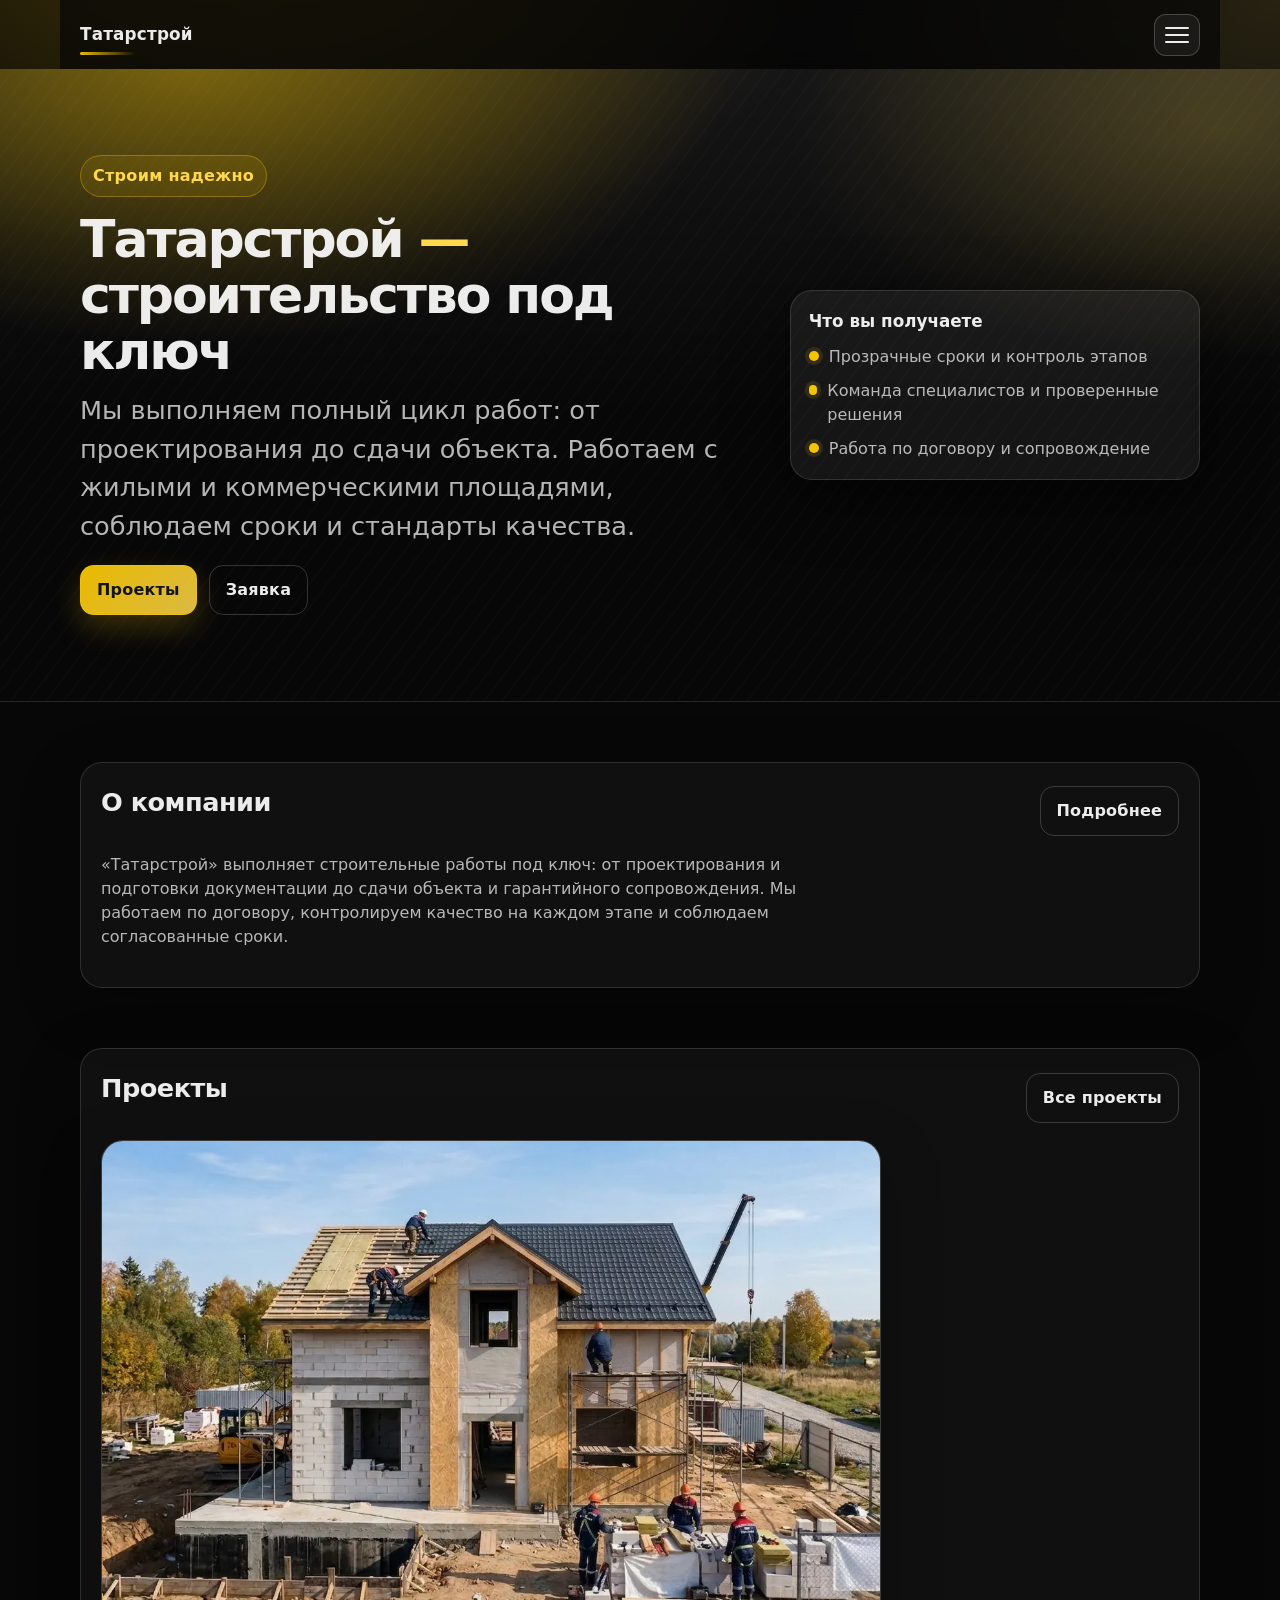
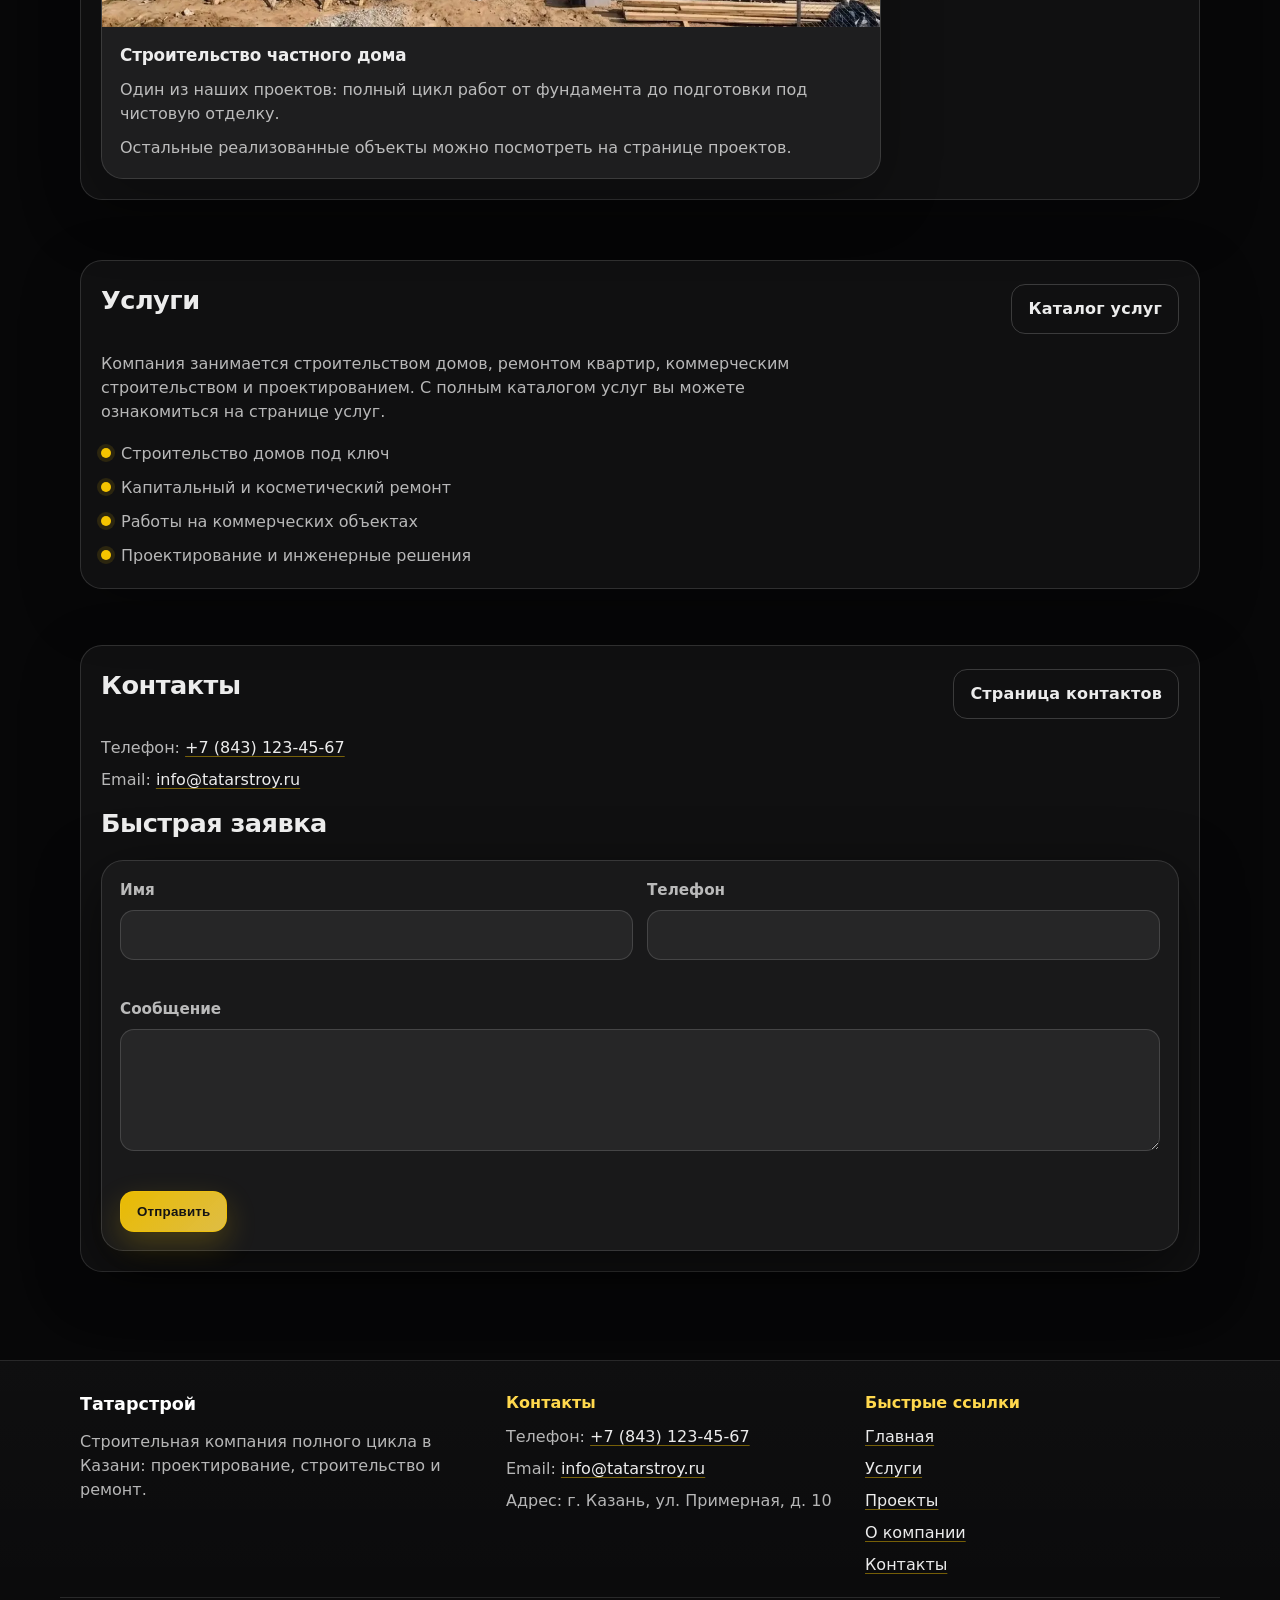
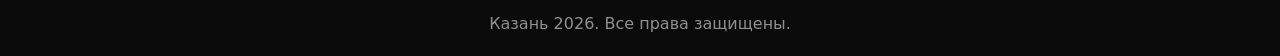
<file: index.html>
<!doctype html>
<html lang="ru">
  <head>
    <meta charset="utf-8" />
    <meta name="viewport" content="width=device-width, initial-scale=1" />
    <link rel="stylesheet" href="css/style.css" />
    <title>Татарстрой — Главная</title>
  </head>
  <body>
    <div data-include="components/header.html"></div>

    <section class="hero">
      <div class="container hero__inner">
        <div>
          <div class="hero__kicker">Строим надежно</div>

          <h1 class="hero__title">
            Татарстрой <span>—</span> строительство под ключ
          </h1>

          <p class="hero__subtitle">
            Мы выполняем полный цикл работ: от проектирования до сдачи
            объекта. Работаем с жилыми и коммерческими площадями, соблюдаем
            сроки и стандарты качества.
          </p>

          <div class="hero__actions">
            <a class="btn btn--primary" href="projects.html">Проекты</a>
            <a class="btn btn--ghost" href="contacts.html">Заявка</a>
          </div>
        </div>

        <aside class="hero__card" aria-label="Преимущества">
          <h3>Что вы получаете</h3>
          <ul class="hero__list">
            <li class="hero__item">
              <span class="hero__dot" aria-hidden="true"></span>
              Прозрачные сроки и контроль этапов
            </li>
            <li class="hero__item">
              <span class="hero__dot" aria-hidden="true"></span>
              Команда специалистов и проверенные решения
            </li>
            <li class="hero__item">
              <span class="hero__dot" aria-hidden="true"></span>
              Работа по договору и сопровождение
            </li>
          </ul>
        </aside>
      </div>
    </section>

    <main>
      <section class="section" aria-labelledby="home-about-heading">
        <div class="container">
          <div class="home-preview">
            <div class="home-preview__header">
              <h2 id="home-about-heading" class="services__title">О компании</h2>
              <a class="btn btn--ghost" href="about.html">Подробнее</a>
            </div>
            <p class="projects__lead">
              «Татарстрой» выполняет строительные работы под ключ: от проектирования
              и подготовки документации до сдачи объекта и гарантийного сопровождения.
              Мы работаем по договору, контролируем качество на каждом этапе и
              соблюдаем согласованные сроки.
            </p>
          </div>
        </div>
      </section>

      <section class="section" aria-labelledby="home-projects-heading">
        <div class="container">
          <div class="home-preview">
            <div class="home-preview__header">
              <h2 id="home-projects-heading" class="services__title">
                Проекты
              </h2>
              <a class="btn btn--ghost" href="projects.html">Все проекты</a>
            </div>

            <article class="project-card home-project">
              <div class="project-card__media">
                <img
                  src="images/project-1.webp"
                  alt="Один из наших проектов: строительство частного дома"
                  loading="lazy"
                />
              </div>
              <div class="project-card__body">
                <h3 class="project-card__title">Строительство частного дома</h3>
                <p class="project-card__text">
                  Один из наших проектов: полный цикл работ от фундамента до
                  подготовки под чистовую отделку.
                </p>
                <p class="project-card__text">
                  Остальные реализованные объекты можно посмотреть на странице
                  проектов.
                </p>
              </div>
            </article>
          </div>
        </div>
      </section>

      <section class="section" aria-labelledby="home-services-heading">
        <div class="container">
          <div class="home-preview">
            <div class="home-preview__header">
              <h2 id="home-services-heading" class="services__title">Услуги</h2>
              <a class="btn btn--ghost" href="services.html">Каталог услуг</a>
            </div>

            <p class="projects__lead">
              Компания занимается строительством домов, ремонтом квартир,
              коммерческим строительством и проектированием. С полным каталогом
              услуг вы можете ознакомиться на странице услуг.
            </p>

            <ul class="home-services-list" aria-label="Ключевые услуги">
              <li class="home-services-list__item">Строительство домов под ключ</li>
              <li class="home-services-list__item">Капитальный и косметический ремонт</li>
              <li class="home-services-list__item">Работы на коммерческих объектах</li>
              <li class="home-services-list__item">Проектирование и инженерные решения</li>
            </ul>
          </div>
        </div>
      </section>

      <section class="section contact" aria-labelledby="home-contacts-heading">
        <div class="container">
          <div class="home-preview">
            <div class="home-preview__header">
              <h2 id="home-contacts-heading" class="services__title">Контакты</h2>
              <a class="btn btn--ghost" href="contacts.html">Страница контактов</a>
            </div>

            <div class="home-contacts">
              <p class="home-contacts__item">
                Телефон:
                <a href="tel:+78431234567">+7 (843) 123-45-67</a>
              </p>
              <p class="home-contacts__item">
                Email:
                <a href="mailto:info@tatarstroy.ru">info@tatarstroy.ru</a>
              </p>
            </div>

            <h3 class="contact__title">Быстрая заявка</h3>
            <form id="contactForm" class="contact-form" novalidate>
              <div class="contact-form__grid">
                <label class="contact-form__field">
                  <span class="contact-form__label">Имя</span>
                  <input
                    class="contact-form__input"
                    id="contactName"
                    name="name"
                    type="text"
                    autocomplete="name"
                    required
                    minlength="2"
                  />
                  <div
                    class="contact-form__error"
                    id="contactNameError"
                    aria-live="polite"
                  ></div>
                </label>

                <label class="contact-form__field">
                  <span class="contact-form__label">Телефон</span>
                  <input
                    class="contact-form__input"
                    id="contactPhone"
                    name="phone"
                    type="tel"
                    autocomplete="tel"
                    inputmode="tel"
                    required
                  />
                  <div
                    class="contact-form__error"
                    id="contactPhoneError"
                    aria-live="polite"
                  ></div>
                </label>

                <label class="contact-form__field contact-form__field--full">
                  <span class="contact-form__label">Сообщение</span>
                  <textarea
                    class="contact-form__textarea"
                    id="contactMessage"
                    name="message"
                    rows="4"
                    required
                    minlength="10"
                  ></textarea>
                  <div
                    class="contact-form__error"
                    id="contactMessageError"
                    aria-live="polite"
                  ></div>
                </label>
              </div>

              <div class="contact-form__footer">
                <button class="btn btn--primary" type="submit">Отправить</button>
                <p
                  class="contact-form__status"
                  id="contactFormStatus"
                  role="status"
                  aria-live="polite"
                ></p>
              </div>
            </form>
          </div>
        </div>
      </section>
    </main>

    <div data-include="components/footer.html"></div>

    <script src="js/main.js"></script>
  </body>
</html>
</file>
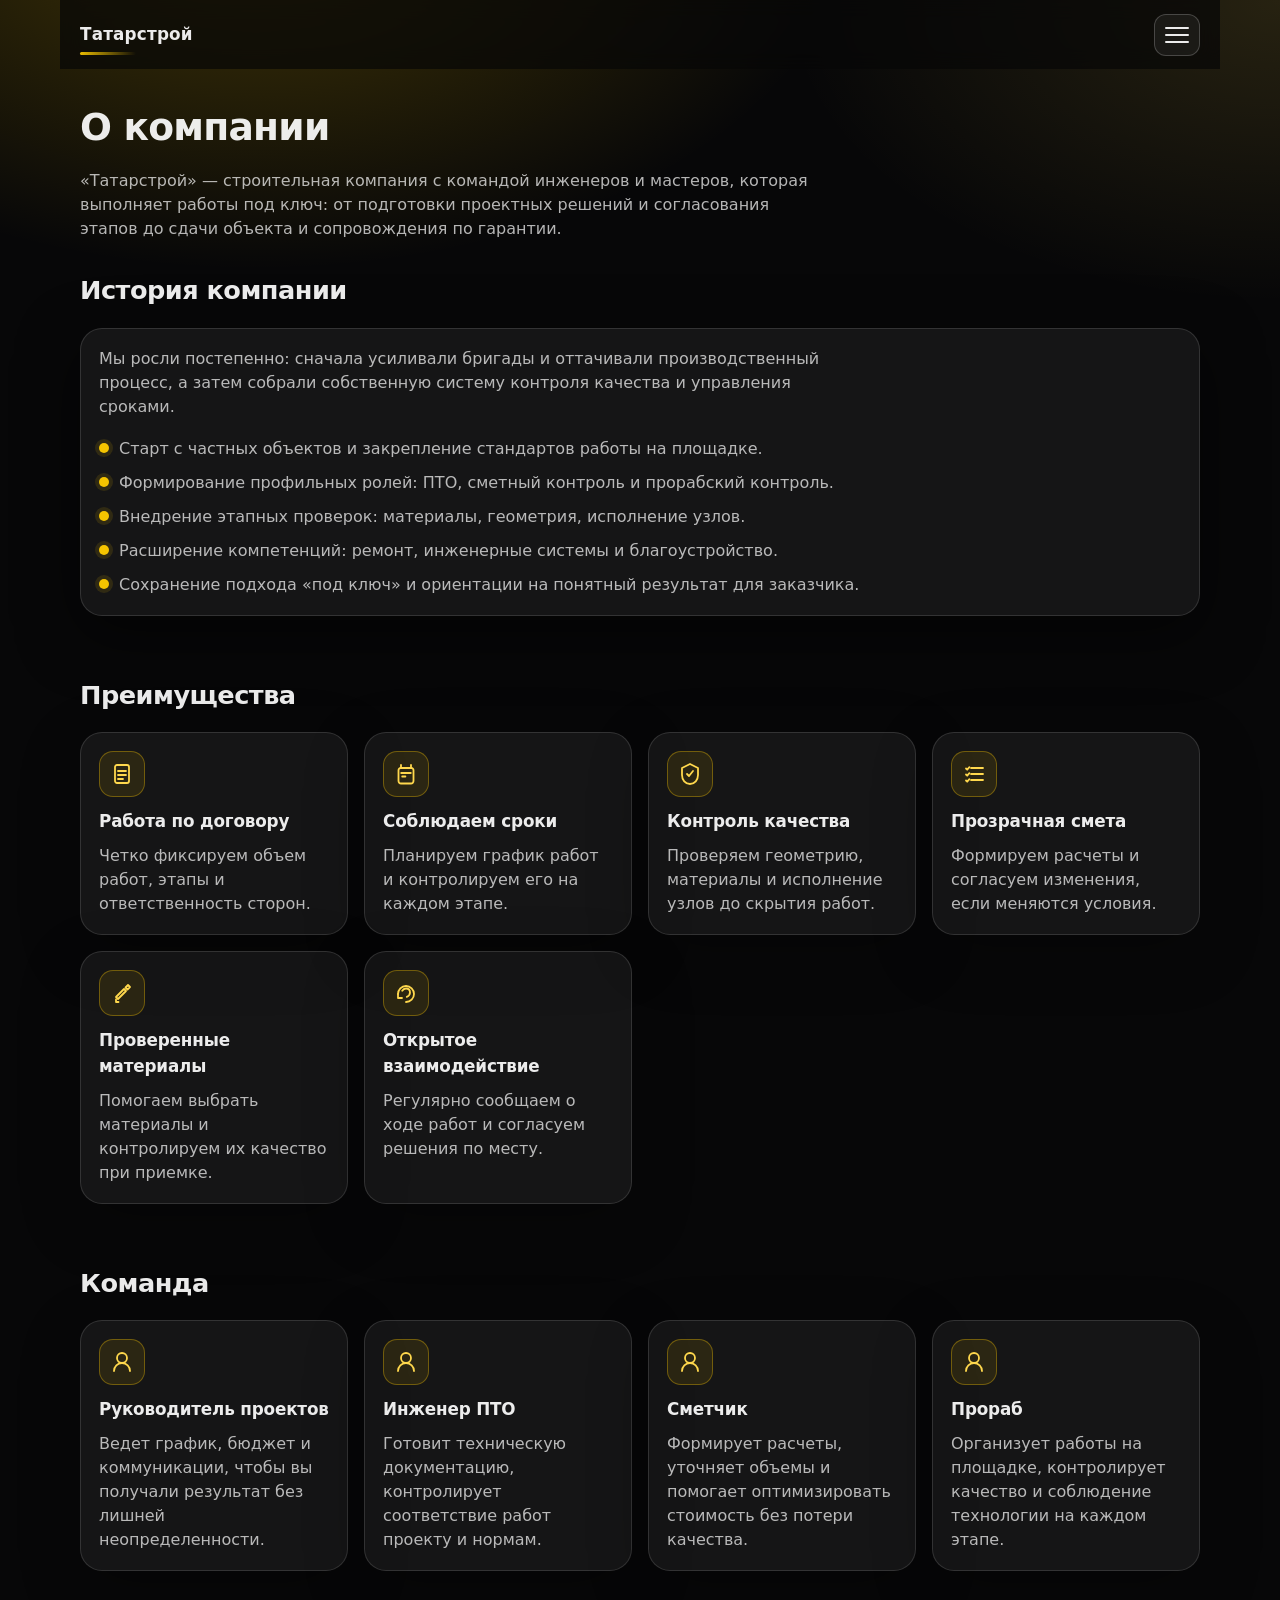
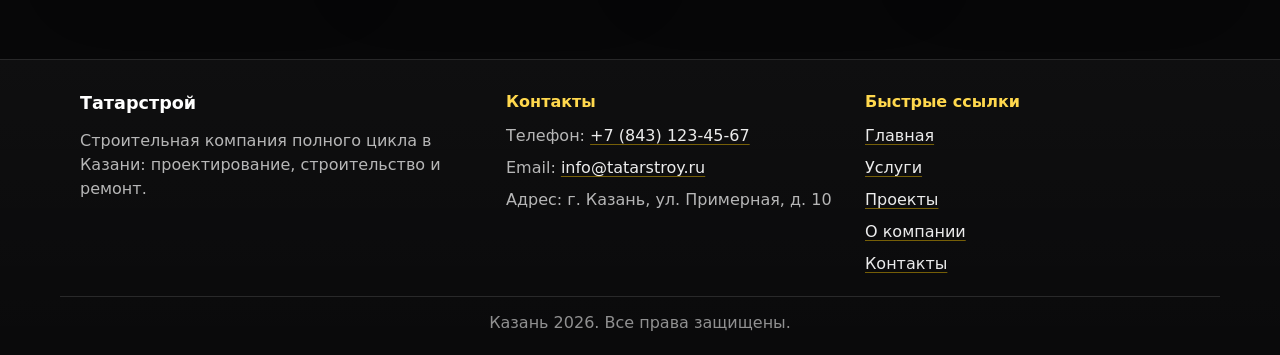
<file: about.html>
<!doctype html>
<html lang="ru">
  <head>
    <meta charset="utf-8" />
    <meta name="viewport" content="width=device-width, initial-scale=1" />
    <link rel="stylesheet" href="css/style.css" />
    <title>Татарстрой — О компании</title>
  </head>
  <body>
    <div data-include="components/header.html"></div>

    <main>
      <div class="container">
        <h1>О компании</h1>
        <p>
          «Татарстрой» — строительная компания с командой инженеров и
          мастеров, которая выполняет работы под ключ: от подготовки
          проектных решений и согласования этапов до сдачи объекта и
          сопровождения по гарантии.
        </p>
      </div>

      <section class="services section" aria-labelledby="about-history-heading">
        <div class="container">
          <h2 id="about-history-heading" class="services__title">
            История компании
          </h2>

          <div class="hero__card">
            <p class="projects__lead">
              Мы росли постепенно: сначала усиливали бригады и оттачивали
              производственный процесс, а затем собрали собственную систему
              контроля качества и управления сроками.
            </p>

            <ul class="hero__list" aria-label="Ключевые этапы развития">
              <li class="hero__item">
                <span class="hero__dot" aria-hidden="true"></span>
                <span>Старт с частных объектов и закрепление стандартов работы на площадке.</span>
              </li>
              <li class="hero__item">
                <span class="hero__dot" aria-hidden="true"></span>
                <span>Формирование профильных ролей: ПТО, сметный контроль и прорабский контроль.</span>
              </li>
              <li class="hero__item">
                <span class="hero__dot" aria-hidden="true"></span>
                <span>Внедрение этапных проверок: материалы, геометрия, исполнение узлов.</span>
              </li>
              <li class="hero__item">
                <span class="hero__dot" aria-hidden="true"></span>
                <span>Расширение компетенций: ремонт, инженерные системы и благоустройство.</span>
              </li>
              <li class="hero__item">
                <span class="hero__dot" aria-hidden="true"></span>
                <span>Сохранение подхода «под ключ» и ориентации на понятный результат для заказчика.</span>
              </li>
            </ul>
          </div>
        </div>
      </section>

      <section class="services section" aria-labelledby="about-advantages-heading">
        <div class="container">
          <h2 id="about-advantages-heading" class="services__title">
            Преимущества
          </h2>

          <div class="services__grid" role="list">
            <article class="service-card" role="listitem">
              <div class="service-card__icon" aria-hidden="true">
                <!-- Иконка: договор -->
                <svg viewBox="0 0 24 24" fill="none" xmlns="http://www.w3.org/2000/svg">
                  <path d="M7 3h10a2 2 0 0 1 2 2v14a2 2 0 0 1-2 2H7a2 2 0 0 1-2-2V5a2 2 0 0 1 2-2Z" stroke="currentColor" stroke-width="1.8" />
                  <path d="M8 9h8M8 13h8M8 17h5" stroke="currentColor" stroke-width="1.8" stroke-linecap="round" />
                </svg>
              </div>
              <h3 class="service-card__title">Работа по договору</h3>
              <p class="service-card__text">Четко фиксируем объем работ, этапы и ответственность сторон.</p>
            </article>

            <article class="service-card" role="listitem">
              <div class="service-card__icon" aria-hidden="true">
                <!-- Иконка: календарь -->
                <svg viewBox="0 0 24 24" fill="none" xmlns="http://www.w3.org/2000/svg">
                  <path d="M7 3v3M17 3v3" stroke="currentColor" stroke-width="1.8" stroke-linecap="round" />
                  <path d="M4.5 8.2A2.2 2.2 0 0 1 6.7 6h10.6a2.2 2.2 0 0 1 2.2 2.2V19a2.5 2.5 0 0 1-2.5 2.5H7A2.5 2.5 0 0 1 4.5 19V8.2Z" stroke="currentColor" stroke-width="1.8" />
                  <path d="M7.2 11h9.6" stroke="currentColor" stroke-width="1.8" stroke-linecap="round" />
                  <path d="M8.2 14.5h3.2" stroke="currentColor" stroke-width="1.8" stroke-linecap="round" />
                </svg>
              </div>
              <h3 class="service-card__title">Соблюдаем сроки</h3>
              <p class="service-card__text">Планируем график работ и контролируем его на каждом этапе.</p>
            </article>

            <article class="service-card" role="listitem">
              <div class="service-card__icon" aria-hidden="true">
                <!-- Иконка: щит -->
                <svg viewBox="0 0 24 24" fill="none" xmlns="http://www.w3.org/2000/svg">
                  <path d="M12 2 20 6v7c0 5-3.3 9-8 9s-8-4-8-9V6l8-4Z" stroke="currentColor" stroke-width="1.8" stroke-linejoin="round" />
                  <path d="m9 12 2 2 4-5" stroke="currentColor" stroke-width="1.8" stroke-linecap="round" stroke-linejoin="round" />
                </svg>
              </div>
              <h3 class="service-card__title">Контроль качества</h3>
              <p class="service-card__text">Проверяем геометрию, материалы и исполнение узлов до скрытия работ.</p>
            </article>

            <article class="service-card" role="listitem">
              <div class="service-card__icon" aria-hidden="true">
                <!-- Иконка: чек-лист -->
                <svg viewBox="0 0 24 24" fill="none" xmlns="http://www.w3.org/2000/svg">
                  <path d="M9 6h12M9 12h12M9 18h12" stroke="currentColor" stroke-width="1.8" stroke-linecap="round" />
                  <path d="M4 6.5 5.2 7.7 7.4 5.2" stroke="currentColor" stroke-width="1.8" stroke-linecap="round" stroke-linejoin="round" />
                  <path d="M4 12.5 5.2 13.7 7.4 11.2" stroke="currentColor" stroke-width="1.8" stroke-linecap="round" stroke-linejoin="round" />
                  <path d="M4 18.5 5.2 19.7 7.4 17.2" stroke="currentColor" stroke-width="1.8" stroke-linecap="round" stroke-linejoin="round" />
                </svg>
              </div>
              <h3 class="service-card__title">Прозрачная смета</h3>
              <p class="service-card__text">Формируем расчеты и согласуем изменения, если меняются условия.</p>
            </article>

            <article class="service-card" role="listitem">
              <div class="service-card__icon" aria-hidden="true">
                <!-- Иконка: дом с отверткой (условно) -->
                <svg viewBox="0 0 24 24" fill="none" xmlns="http://www.w3.org/2000/svg">
                  <path d="M14 8 6 16l2 2 8-8-2-2Z" stroke="currentColor" stroke-width="1.8" stroke-linejoin="round" />
                  <path d="M15.5 6.5 18 4l2 2-2.5 2.5-2-2Z" stroke="currentColor" stroke-width="1.8" stroke-linejoin="round" />
                  <path d="M6 18.5V21h2.5" stroke="currentColor" stroke-width="1.8" stroke-linecap="round" stroke-linejoin="round" />
                </svg>
              </div>
              <h3 class="service-card__title">Проверенные материалы</h3>
              <p class="service-card__text">Помогаем выбрать материалы и контролируем их качество при приемке.</p>
            </article>

            <article class="service-card" role="listitem">
              <div class="service-card__icon" aria-hidden="true">
                <!-- Иконка: связь -->
                <svg viewBox="0 0 24 24" fill="none" xmlns="http://www.w3.org/2000/svg">
                  <path d="M12 21a8 8 0 1 0-8-8" stroke="currentColor" stroke-width="1.8" stroke-linecap="round" />
                  <path d="M4 13v4h4" stroke="currentColor" stroke-width="1.8" stroke-linecap="round" stroke-linejoin="round" />
                  <path d="M8.2 9.8c.9-1.5 2.2-2.3 3.8-2.3 2.7 0 4 2 4 4.1 0 2.3-1.4 3.6-3.2 4.3" stroke="currentColor" stroke-width="1.8" stroke-linecap="round" />
                </svg>
              </div>
              <h3 class="service-card__title">Открытое взаимодействие</h3>
              <p class="service-card__text">Регулярно сообщаем о ходе работ и согласуем решения по месту.</p>
            </article>
          </div>
        </div>
      </section>

      <section class="services section" aria-labelledby="about-team-heading">
        <div class="container">
          <h2 id="about-team-heading" class="services__title">
            Команда
          </h2>

          <div class="services__grid" role="list">
            <article class="service-card" role="listitem">
              <div class="service-card__icon" aria-hidden="true">
                <!-- Иконка: человек -->
                <svg viewBox="0 0 24 24" fill="none" xmlns="http://www.w3.org/2000/svg">
                  <path d="M20 21a8 8 0 0 0-16 0" stroke="currentColor" stroke-width="1.8" stroke-linecap="round" />
                  <path d="M12 13a5 5 0 1 0-5-5 5 5 0 0 0 5 5Z" stroke="currentColor" stroke-width="1.8" />
                </svg>
              </div>
              <h3 class="service-card__title">Руководитель проектов</h3>
              <p class="service-card__text">Ведет график, бюджет и коммуникации, чтобы вы получали результат без лишней неопределенности.</p>
            </article>

            <article class="service-card" role="listitem">
              <div class="service-card__icon" aria-hidden="true">
                <svg viewBox="0 0 24 24" fill="none" xmlns="http://www.w3.org/2000/svg">
                  <path d="M20 21a8 8 0 0 0-16 0" stroke="currentColor" stroke-width="1.8" stroke-linecap="round" />
                  <path d="M12 13a5 5 0 1 0-5-5 5 5 0 0 0 5 5Z" stroke="currentColor" stroke-width="1.8" />
                </svg>
              </div>
              <h3 class="service-card__title">Инженер ПТО</h3>
              <p class="service-card__text">Готовит техническую документацию, контролирует соответствие работ проекту и нормам.</p>
            </article>

            <article class="service-card" role="listitem">
              <div class="service-card__icon" aria-hidden="true">
                <svg viewBox="0 0 24 24" fill="none" xmlns="http://www.w3.org/2000/svg">
                  <path d="M20 21a8 8 0 0 0-16 0" stroke="currentColor" stroke-width="1.8" stroke-linecap="round" />
                  <path d="M12 13a5 5 0 1 0-5-5 5 5 0 0 0 5 5Z" stroke="currentColor" stroke-width="1.8" />
                </svg>
              </div>
              <h3 class="service-card__title">Сметчик</h3>
              <p class="service-card__text">Формирует расчеты, уточняет объемы и помогает оптимизировать стоимость без потери качества.</p>
            </article>

            <article class="service-card" role="listitem">
              <div class="service-card__icon" aria-hidden="true">
                <svg viewBox="0 0 24 24" fill="none" xmlns="http://www.w3.org/2000/svg">
                  <path d="M20 21a8 8 0 0 0-16 0" stroke="currentColor" stroke-width="1.8" stroke-linecap="round" />
                  <path d="M12 13a5 5 0 1 0-5-5 5 5 0 0 0 5 5Z" stroke="currentColor" stroke-width="1.8" />
                </svg>
              </div>
              <h3 class="service-card__title">Прораб</h3>
              <p class="service-card__text">Организует работы на площадке, контролирует качество и соблюдение технологии на каждом этапе.</p>
            </article>
          </div>
        </div>
      </section>
    </main>

    <div data-include="components/footer.html"></div>

    <script src="js/main.js"></script>
  </body>
</html>
</file>
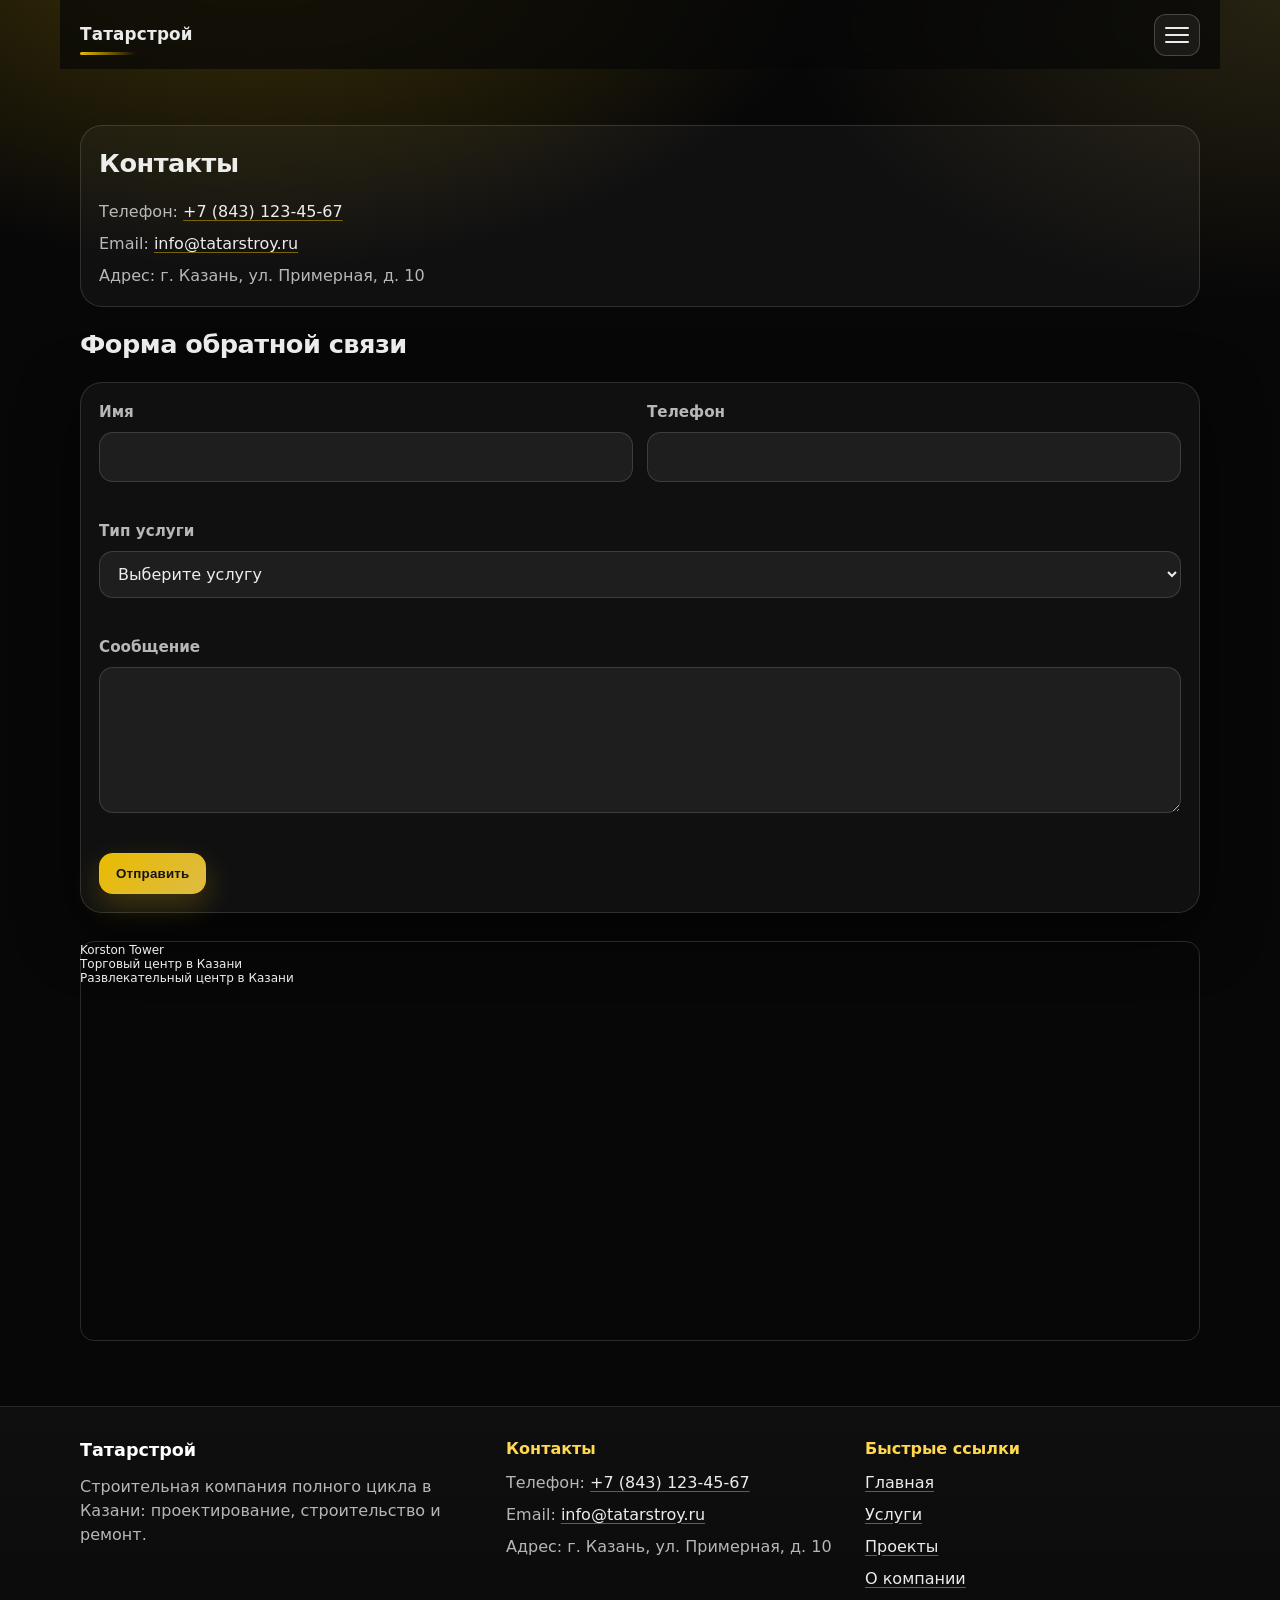
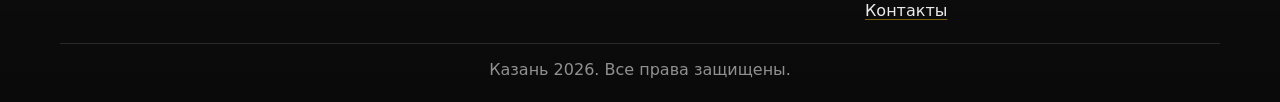
<file: contacts.html>
<!doctype html>
<html lang="ru">
  <head>
    <meta charset="utf-8" />
    <meta name="viewport" content="width=device-width, initial-scale=1" />
    <link rel="stylesheet" href="css/style.css" />
    <title>Татарстрой — Контакты</title>
  </head>
  <body>
    <div data-include="components/header.html"></div>

    <main>
      <div class="container">

        <section class="contact">
          <div class="contact-info" aria-label="Контактная информация">
            <h2 class="contact__title">Контакты</h2>
            <ul class="contact-info__list">
              <li>
                Телефон:
                <a href="tel:+78431234567">+7 (843) 123-45-67</a>
              </li>
              <li>
                Email:
                <a href="mailto:info@tatarstroy.ru">info@tatarstroy.ru</a>
              </li>
              <li>Адрес: г. Казань, ул. Примерная, д. 10</li>
            </ul>
          </div>

          <h2 class="contact__title">Форма обратной связи</h2>

          <form id="contactForm" class="contact-form" novalidate>
            <div class="contact-form__grid">
              <label class="contact-form__field">
                <span class="contact-form__label">Имя</span>
                <input
                  class="contact-form__input"
                  id="contactName"
                  name="name"
                  type="text"
                  autocomplete="name"
                  required
                  minlength="2"
                />
                <div
                  class="contact-form__error"
                  id="contactNameError"
                  aria-live="polite"
                ></div>
              </label>

              <label class="contact-form__field">
                <span class="contact-form__label">Телефон</span>
                <input
                  class="contact-form__input"
                  id="contactPhone"
                  name="phone"
                  type="tel"
                  autocomplete="tel"
                  inputmode="tel"
                  required
                />
                <div
                  class="contact-form__error"
                  id="contactPhoneError"
                  aria-live="polite"
                ></div>
              </label>

              <label class="contact-form__field contact-form__field--full">
                <span class="contact-form__label">Тип услуги</span>
                <select
                  class="contact-form__input"
                  id="contactService"
                  name="service"
                  required
                >
                  <option value="">Выберите услугу</option>
                  <option value="house-building">Строительство домов</option>
                  <option value="apartment-renovation">Ремонт квартир</option>
                  <option value="commercial-construction">
                    Коммерческое строительство
                  </option>
                  <option value="design">Проектирование</option>
                </select>
                <div
                  class="contact-form__error"
                  id="contactServiceError"
                  aria-live="polite"
                ></div>
              </label>

              <label class="contact-form__field contact-form__field--full">
                <span class="contact-form__label">Сообщение</span>
                <textarea
                  class="contact-form__textarea"
                  id="contactMessage"
                  name="message"
                  rows="5"
                  required
                  minlength="10"
                ></textarea>
                <div
                  class="contact-form__error"
                  id="contactMessageError"
                  aria-live="polite"
                ></div>
              </label>
            </div>

            <div class="contact-form__footer">
              <button class="btn btn--primary" type="submit">Отправить</button>
              <p
                class="contact-form__status"
                id="contactFormStatus"
                role="status"
                aria-live="polite"
              ></p>
            </div>
          </form>

          <div class="contact-map">
            <div style="position:relative;overflow:hidden;"><a href="https://yandex.ru/maps/org/korston_tower/1157195150/?utm_medium=mapframe&utm_source=maps" style="color:#eee;font-size:12px;position:absolute;top:0px;">Korston Tower</a><a href="https://yandex.ru/maps/43/kazan/category/shopping_mall/184108083/?utm_medium=mapframe&utm_source=maps" style="color:#eee;font-size:12px;position:absolute;top:14px;">Торговый центр в Казани</a><a href="https://yandex.ru/maps/43/kazan/category/entertainment_center/184106372/?utm_medium=mapframe&utm_source=maps" style="color:#eee;font-size:12px;position:absolute;top:28px;">Развлекательный центр в Казани</a><iframe src="https://yandex.ru/map-widget/v1/?ll=49.149086%2C55.791865&mode=poi&poi%5Bpoint%5D=49.149950%2C55.793726&poi%5Buri%5D=ymapsbm1%3A%2F%2Forg%3Foid%3D1157195150&z=15.21" width="560" height="400" frameborder="1" loading="lazy" allowfullscreen="true" style="position:relative;"></iframe></div>
          </div>
        </section>
      </div>
    </main>

    <div data-include="components/footer.html"></div>

    <script src="js/main.js"></script>
  </body>
</html>
</file>
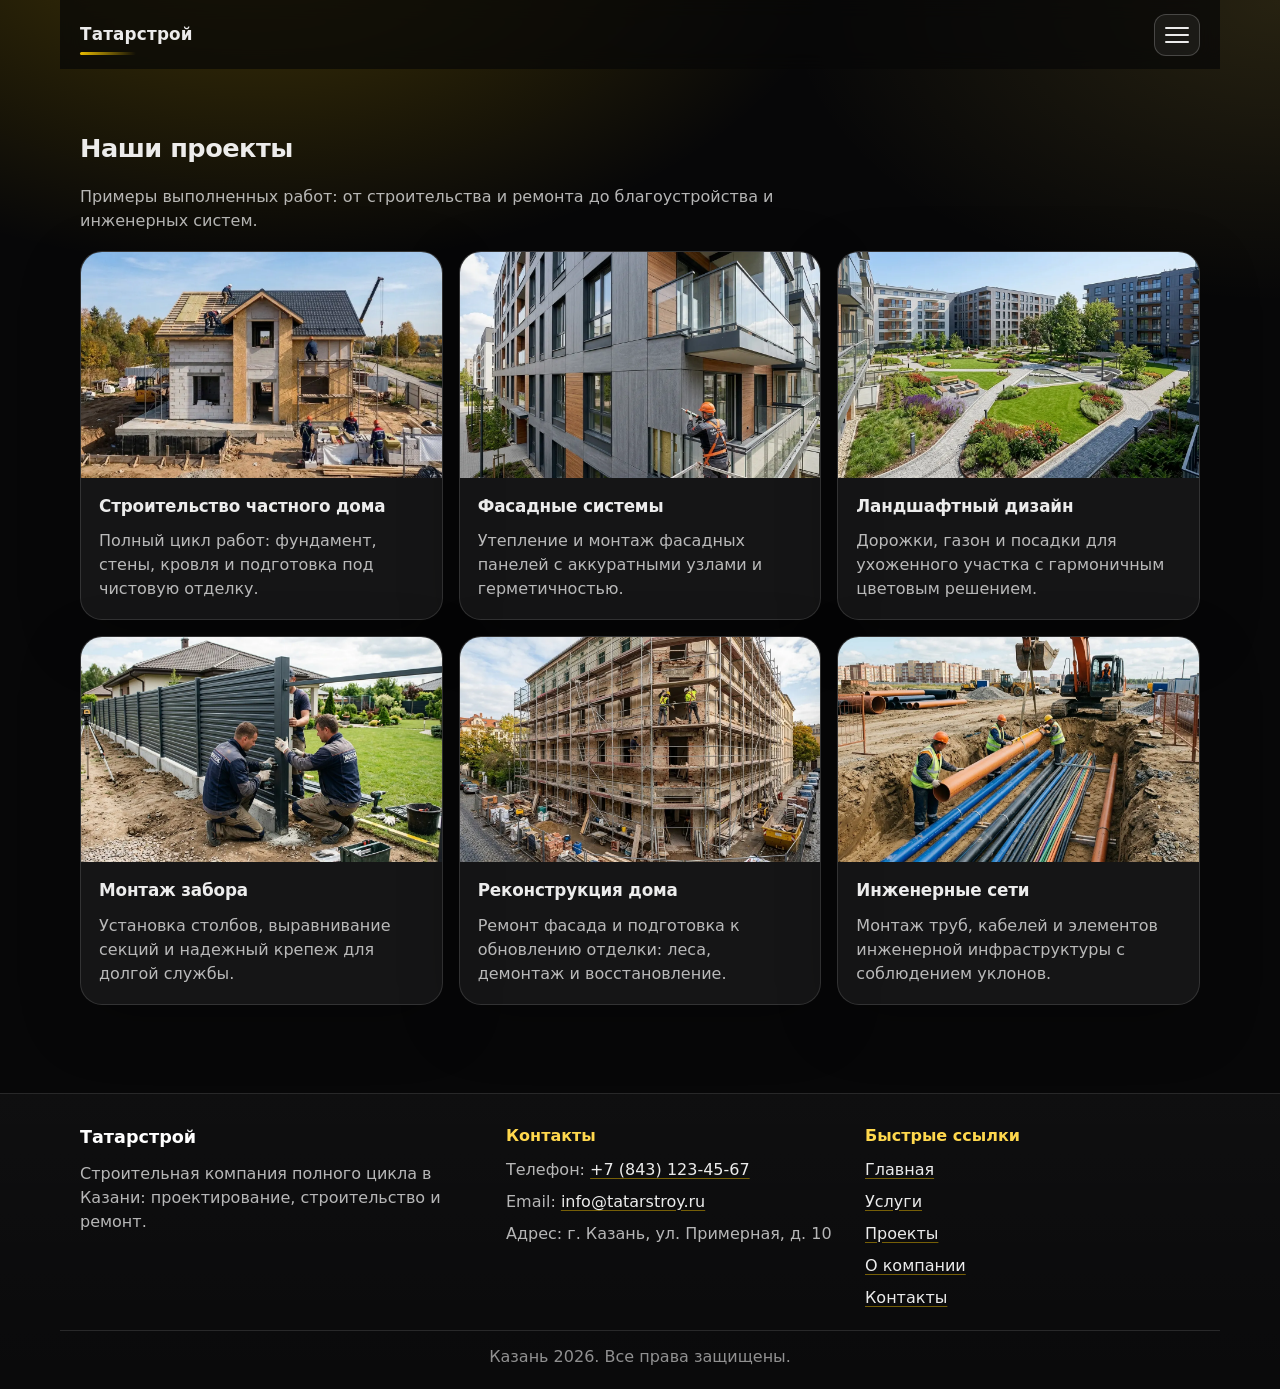
<file: projects.html>
<!doctype html>
<html lang="ru">
  <head>
    <meta charset="utf-8" />
    <meta name="viewport" content="width=device-width, initial-scale=1" />
    <link rel="stylesheet" href="css/style.css" />
    <title>Татарстрой — Проекты</title>
  </head>
  <body>
    <div data-include="components/header.html"></div>

    <main>
      <section class="projects section" aria-labelledby="projects-heading">
        <div class="container">
          <h2 id="projects-heading" class="projects__title">
            Наши проекты
          </h2>

          <p class="projects__lead">
            Примеры выполненных работ: от строительства и ремонта до благоустройства и инженерных
            систем.
          </p>

          <div class="projects__grid" role="list">
            <article class="project-card" role="listitem">
              <div class="project-card__media">
                <img
                  src="images/project-1.webp"
                  alt="Строительство частного дома"
                  loading="lazy"
                />
              </div>
              <div class="project-card__body">
                <h3 class="project-card__title">Строительство частного дома</h3>
                <p class="project-card__text">
                  Полный цикл работ: фундамент, стены, кровля и подготовка под чистовую отделку.
                </p>
              </div>
            </article>

            <article class="project-card" role="listitem">
              <div class="project-card__media">
                <img
                  src="images/project-2.webp"
                  alt="Фасадные системы"
                  loading="lazy"
                />
              </div>
              <div class="project-card__body">
                <h3 class="project-card__title">Фасадные системы</h3>
                <p class="project-card__text">
                  Утепление и монтаж фасадных панелей с аккуратными узлами и герметичностью.
                </p>
              </div>
            </article>

            <article class="project-card" role="listitem">
              <div class="project-card__media">
                <img
                  src="images/project-3.webp"
                  alt="Ландшафтный дизайн"
                  loading="lazy"
                />
              </div>
              <div class="project-card__body">
                <h3 class="project-card__title">Ландшафтный дизайн</h3>
                <p class="project-card__text">
                  Дорожки, газон и посадки для ухоженного участка с гармоничным цветовым решением.
                </p>
              </div>
            </article>

            <article class="project-card" role="listitem">
              <div class="project-card__media">
                <img
                  src="images/project-4.webp"
                  alt="Монтаж забора"
                  loading="lazy"
                />
              </div>
              <div class="project-card__body">
                <h3 class="project-card__title">Монтаж забора</h3>
                <p class="project-card__text">
                  Установка столбов, выравнивание секций и надежный крепеж для долгой службы.
                </p>
              </div>
            </article>

            <article class="project-card" role="listitem">
              <div class="project-card__media">
                <img
                  src="images/project-5.webp"
                  alt="Реконструкция дома"
                  loading="lazy"
                />
              </div>
              <div class="project-card__body">
                <h3 class="project-card__title">Реконструкция дома</h3>
                <p class="project-card__text">
                  Ремонт фасада и подготовка к обновлению отделки: леса, демонтаж и восстановление.
                </p>
              </div>
            </article>

            <article class="project-card" role="listitem">
              <div class="project-card__media">
                <img
                  src="images/project-6.webp"
                  alt="Инженерные сети"
                  loading="lazy"
                />
              </div>
              <div class="project-card__body">
                <h3 class="project-card__title">Инженерные сети</h3>
                <p class="project-card__text">
                  Монтаж труб, кабелей и элементов инженерной инфраструктуры с соблюдением уклонов.
                </p>
              </div>
            </article>
          </div>
        </div>
      </section>
    </main>

    <div data-include="components/footer.html"></div>

    <script src="js/main.js"></script>
  </body>
</html>
</file>
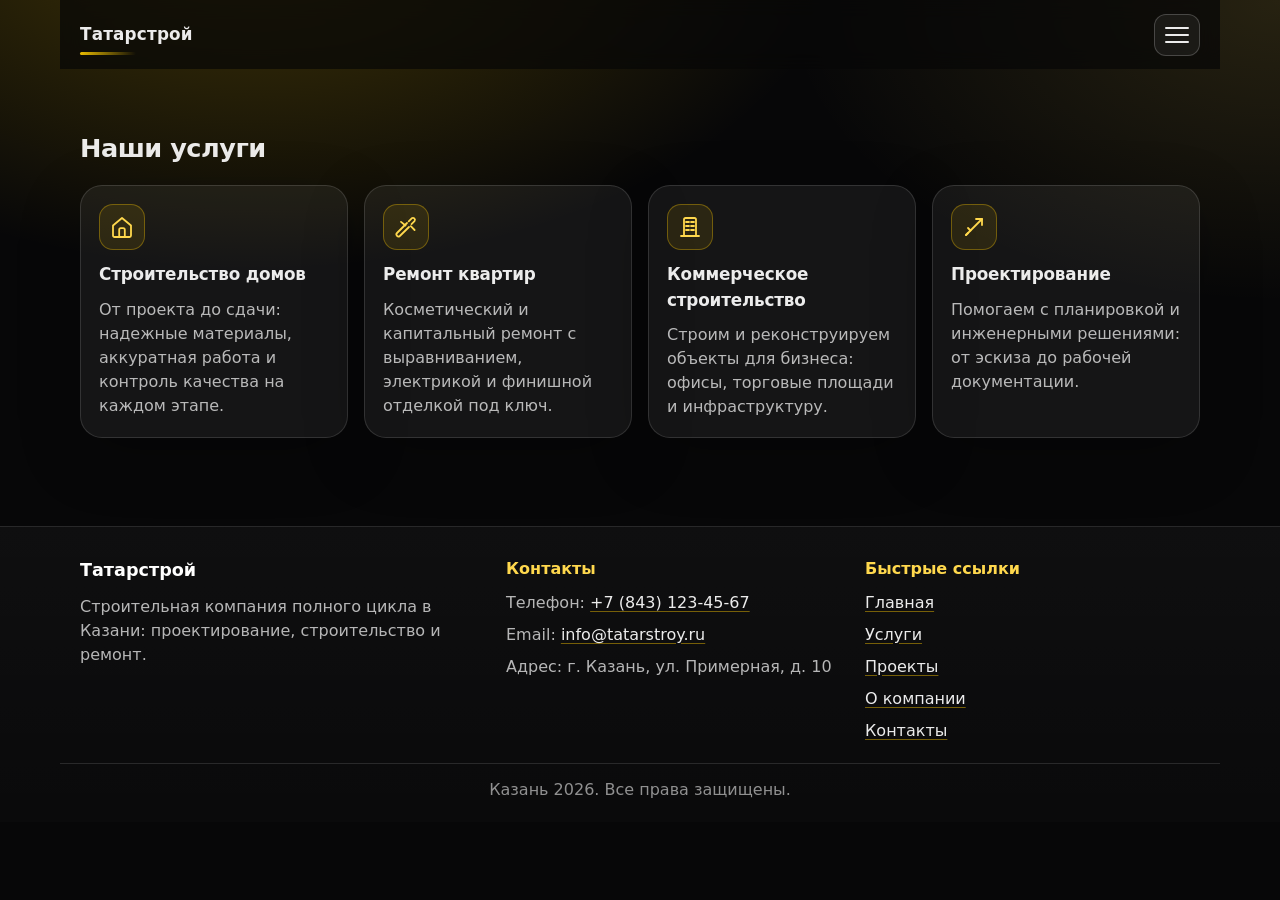
<file: services.html>
<!doctype html>
<html lang="ru">
  <head>
    <meta charset="utf-8" />
    <meta name="viewport" content="width=device-width, initial-scale=1" />
    <link rel="stylesheet" href="css/style.css" />
    <title>Татарстрой — Услуги</title>
  </head>
  <body>
    <div data-include="components/header.html"></div>

    <main>
      <section class="services section" aria-labelledby="services-heading">
        <div class="container">
          <h2 id="services-heading" class="services__title">
            Наши услуги
          </h2>

          <div class="services__grid" role="list">
            <a
              class="service-card service-card--link"
              role="listitem"
              href="contacts.html?service=house-building"
              aria-label="Выбрать услугу: Строительство домов"
            >
              <div class="service-card__icon" aria-hidden="true">
                <!-- Иконка: дом -->
                <svg viewBox="0 0 24 24" fill="none" xmlns="http://www.w3.org/2000/svg">
                  <path
                    d="M3 10.5L12 3l9 7.5v10a1.5 1.5 0 0 1-1.5 1.5H4.5A1.5 1.5 0 0 1 3 20.5v-10Z"
                    stroke="currentColor"
                    stroke-width="1.8"
                    stroke-linejoin="round"
                  />
                  <path
                    d="M9.2 22v-7.2c0-.9.7-1.6 1.6-1.6h2.4c.9 0 1.6.7 1.6 1.6V22"
                    stroke="currentColor"
                    stroke-width="1.8"
                    stroke-linecap="round"
                  />
                </svg>
              </div>
              <h3 class="service-card__title">Строительство домов</h3>
              <p class="service-card__text">
                От проекта до сдачи: надежные материалы, аккуратная работа и контроль качества на каждом этапе.
              </p>
            </a>

            <a
              class="service-card service-card--link"
              role="listitem"
              href="contacts.html?service=apartment-renovation"
              aria-label="Выбрать услугу: Ремонт квартир"
            >
              <div class="service-card__icon" aria-hidden="true">
                <!-- Иконка: ремонт -->
                <svg viewBox="0 0 24 24" fill="none" xmlns="http://www.w3.org/2000/svg">
                  <path
                    d="M14.7 6.3 17.7 3.3a2 2 0 0 1 2.8 2.8l-3 3"
                    stroke="currentColor"
                    stroke-width="1.8"
                    stroke-linecap="round"
                    stroke-linejoin="round"
                  />
                  <path
                    d="M13 8 3 18a2 2 0 0 0 0 2.8A2 2 0 0 0 5.8 21L15 12"
                    stroke="currentColor"
                    stroke-width="1.8"
                    stroke-linecap="round"
                    stroke-linejoin="round"
                  />
                  <path
                    d="M11.5 10.5 7 6.9"
                    stroke="currentColor"
                    stroke-width="1.8"
                    stroke-linecap="round"
                  />
                  <path
                    d="M16.8 11.2 20.6 15"
                    stroke="currentColor"
                    stroke-width="1.8"
                    stroke-linecap="round"
                  />
                </svg>
              </div>
              <h3 class="service-card__title">Ремонт квартир</h3>
              <p class="service-card__text">
                Косметический и капитальный ремонт с выравниванием, электрикой и финишной отделкой под ключ.
              </p>
            </a>

            <a
              class="service-card service-card--link"
              role="listitem"
              href="contacts.html?service=commercial-construction"
              aria-label="Выбрать услугу: Коммерческое строительство"
            >
              <div class="service-card__icon" aria-hidden="true">
                <!-- Иконка: коммерческое строительство -->
                <svg viewBox="0 0 24 24" fill="none" xmlns="http://www.w3.org/2000/svg">
                  <path
                    d="M6 21V4.6A1.6 1.6 0 0 1 7.6 3H16.4A1.6 1.6 0 0 1 18 4.6V21"
                    stroke="currentColor"
                    stroke-width="1.8"
                    stroke-linecap="round"
                    stroke-linejoin="round"
                  />
                  <path
                    d="M3 21h18"
                    stroke="currentColor"
                    stroke-width="1.8"
                    stroke-linecap="round"
                  />
                  <path
                    d="M8 7h3M13 7h3M8 11h3M13 11h3M8 15h3M13 15h3"
                    stroke="currentColor"
                    stroke-width="1.8"
                    stroke-linecap="round"
                  />
                </svg>
              </div>
              <h3 class="service-card__title">Коммерческое строительство</h3>
              <p class="service-card__text">
                Строим и реконструируем объекты для бизнеса: офисы, торговые площади и инфраструктуру.
              </p>
            </a>

            <a
              class="service-card service-card--link"
              role="listitem"
              href="contacts.html?service=design"
              aria-label="Выбрать услугу: Проектирование"
            >
              <div class="service-card__icon" aria-hidden="true">
                <!-- Иконка: проектирование -->
                <svg viewBox="0 0 24 24" fill="none" xmlns="http://www.w3.org/2000/svg">
                  <path
                    d="M4 20 20 4"
                    stroke="currentColor"
                    stroke-width="1.8"
                    stroke-linecap="round"
                  />
                  <path
                    d="M14 4h6v6"
                    stroke="currentColor"
                    stroke-width="1.8"
                    stroke-linecap="round"
                    stroke-linejoin="round"
                  />
                  <path
                    d="M6 18l-2 2"
                    stroke="currentColor"
                    stroke-width="1.8"
                    stroke-linecap="round"
                  />
                  <path
                    d="M8.5 15.5 6 13"
                    stroke="currentColor"
                    stroke-width="1.8"
                    stroke-linecap="round"
                  />
                </svg>
              </div>
              <h3 class="service-card__title">Проектирование</h3>
              <p class="service-card__text">
                Помогаем с планировкой и инженерными решениями: от эскиза до рабочей документации.
              </p>
            </a>
          </div>
        </div>
      </section>
    </main>

    <div data-include="components/footer.html"></div>

    <script src="js/main.js"></script>
  </body>
</html>
</file>
<file: css/style.css>
/* ====== Бренд и базовые переменные ====== */
:root {
  --brand-yellow: #f5c400;
  --brand-yellow-2: #ffd84d;
  --brand-black: #0b0b0c;
  --brand-white: #ffffff;

  --text: rgba(255, 255, 255, 0.92);
  --muted: rgba(255, 255, 255, 0.7);
  --muted-2: rgba(255, 255, 255, 0.55);

  --bg: #070708;
  --surface: rgba(255, 255, 255, 0.06);
  --surface-2: rgba(255, 255, 255, 0.09);

  --border: rgba(255, 255, 255, 0.12);
  --shadow: 0 18px 60px rgba(0, 0, 0, 0.55);

  --radius-sm: 10px;
  --radius-md: 14px;
  --radius-lg: 22px;

  --container: 1160px;
  --header-offset: 80px;

  /* Плавные размеры */
  --fs-1: clamp(1.25rem, 2.2vw, 1.6rem);
  --fs-2: clamp(1.6rem, 3.2vw, 2.35rem);
  --fs-3: clamp(2.1rem, 5vw, 3.25rem);
}

/* ====== Reset / базовая типографика ====== */
*,
*::before,
*::after {
  box-sizing: border-box;
}

html,
body {
  height: 100%;
}

body {
  margin: 0;
  font-family: ui-sans-serif, system-ui, -apple-system, Segoe UI, Roboto, Arial, "Noto Sans",
    "Liberation Sans", sans-serif;
  background: radial-gradient(1000px 600px at 20% -10%, rgba(245, 196, 0, 0.25), transparent 60%),
    radial-gradient(900px 550px at 100% 0%, rgba(255, 216, 77, 0.13), transparent 55%),
    var(--bg);
  color: var(--text);
  line-height: 1.5;
  background-repeat: no-repeat;
  padding-top: var(--header-offset);
}

img {
  max-width: 100%;
  height: auto;
}

a {
  color: inherit;
  text-decoration: none;
}

/* Фокус для клавиатуры */
:focus-visible {
  outline: 3px solid rgba(245, 196, 0, 0.6);
  outline-offset: 3px;
}

/* ====== Контейнер и секции ====== */
.container {
  max-width: var(--container);
  margin: 0 auto;
  padding: 0 20px;
}

.section {
  padding: clamp(15px, 5vw, 30px) 0;
}

/* ====== Header / Navigation ====== */
header {
  position: fixed;
  top: 0;
  left: 0;
  right: 0;
  width: 100%;
  z-index: 50;
  backdrop-filter: blur(10px);
  background: rgba(7, 7, 8, 0.72);
  display: flex;
  align-items: center;
  justify-content: center;
  padding: 16px 0;
}

header > a {
  position: absolute;
  left: max(20px, calc((100% - var(--container)) / 2 + 20px));
  top: 50%;
  transform: translateY(-50%);
  padding: 16px 20px;
  margin: 0;
  display: flex;
  align-items: center;
  white-space: nowrap;
}

header strong {
  font-size: 1.05rem;
  letter-spacing: 0.2px;
  position: relative;
}

header strong::after {
  content: "";
  position: absolute;
  left: 0;
  bottom: -8px;
  width: 56px;
  height: 3px;
  border-radius: 999px;
  background: linear-gradient(90deg, var(--brand-yellow), transparent);
  opacity: 0.95;
}

nav {
  width: 100%;
  max-width: var(--container);
  margin: 0 auto;
  display: flex;
  justify-content: center;
}

nav > ul {
  list-style: none;
  padding: 0;
  margin: 0;
  display: flex;
  justify-content: center;
  gap: 18px;
  flex-wrap: wrap;
}

nav a {
  display: inline-flex;
  align-items: center;
  padding: 10px 12px;
  border-radius: 999px;
  border: 1px solid transparent;
  color: var(--muted);
  transition: 160ms ease;
}

nav a:hover {
  color: var(--text);
  border-color: rgba(245, 196, 0, 0.35);
  background: rgba(245, 196, 0, 0.08);
}

nav a[aria-current="page"] {
  color: var(--brand-white);
  background: rgba(245, 196, 0, 0.14);
  border-color: rgba(245, 196, 0, 0.45);
}

.header__burger {
  display: none;
  border: 1px solid rgba(255, 255, 255, 0.2);
  background: rgba(255, 255, 255, 0.06);
  border-radius: 12px;
  width: 46px;
  height: 42px;
  padding: 9px 10px;
  cursor: pointer;
  align-items: center;
  justify-content: center;
  flex-direction: column;
  gap: 5px;
}

.header__burger-line {
  display: block;
  width: 100%;
  height: 2px;
  border-radius: 999px;
  background: var(--text);
}

header.header--compact {
  justify-content: space-between;
  max-width: var(--container);
  margin: 0 auto;
  padding: 12px 20px;
}

header.header--compact > a {
  position: static;
  transform: none;
  left: auto;
  top: auto;
  padding: 10px 0;
}

header.header--compact .header__burger {
  display: inline-flex;
}

header.header--compact nav {
  display: none;
  position: absolute;
  top: 100%;
  left: 0;
  right: 0;
  background: rgba(7, 7, 8, 0.96);
  border-top: 1px solid var(--border);
  padding: 12px 20px 16px;
}

header.header--compact nav > ul {
  width: 100%;
  flex-direction: column;
  align-items: stretch;
  gap: 8px;
}

header.header--compact nav a {
  width: 100%;
  justify-content: center;
}

header.header--compact.header--menu-open nav {
  display: flex;
}

/* ====== Главный контент (и текущая разметка страниц) ====== */
main {
  padding: clamp(15px, 5vw, 30px) 0;
}

main h1 {
  margin: 0 0 14px 0;
  font-size: var(--fs-2);
  letter-spacing: -0.02em;
}

main p {
  margin: 0;
  color: var(--muted);
  max-width: 72ch;
}

/* ====== Services ====== */

.services__title {
  margin: 0 0 18px 0;
  font-size: var(--fs-1);
  letter-spacing: -0.02em;
}

.services__grid {
  display: grid;
  grid-template-columns: repeat(4, minmax(0, 1fr));
  gap: 16px;
}

.service-card {
  background: rgba(255, 255, 255, 0.06);
  border: 1px solid rgba(255, 255, 255, 0.13);
  border-radius: var(--radius-lg);
  padding: 18px;
  box-shadow: 0 18px 60px rgba(0, 0, 0, 0.25);
  transition: 180ms ease;
}

.service-card:hover {
  transform: translateY(-2px);
  border-color: rgba(245, 196, 0, 0.4);
  background: rgba(245, 196, 0, 0.08);
}

.service-card--link {
  display: block;
  cursor: pointer;
}

.service-card__icon {
  width: 46px;
  height: 46px;
  border-radius: 14px;
  display: inline-flex;
  align-items: center;
  justify-content: center;
  color: var(--brand-yellow-2);
  border: 1px solid rgba(245, 196, 0, 0.35);
  background: rgba(245, 196, 0, 0.10);
  margin-bottom: 12px;
}

.service-card__icon svg {
  width: 24px;
  height: 24px;
}

.service-card__title {
  margin: 0 0 10px 0;
  font-size: 1.05rem;
  letter-spacing: -0.01em;
}

.service-card__text {
  margin: 0;
  color: var(--muted);
  line-height: 1.5;
}

/* ====== Projects ====== */

.projects__title {
  margin: 0 0 18px 0;
  font-size: var(--fs-1);
  letter-spacing: -0.02em;
}

.projects__lead {
  margin: 0 0 18px 0;
  color: var(--muted);
  max-width: 72ch;
}

.projects__grid {
  display: grid;
  grid-template-columns: repeat(3, minmax(0, 1fr));
  gap: 16px;
}

.project-card {
  background: rgba(255, 255, 255, 0.06);
  border: 1px solid rgba(255, 255, 255, 0.13);
  border-radius: var(--radius-lg);
  overflow: hidden;
  display: flex;
  flex-direction: column;
  box-shadow: 0 18px 60px rgba(0, 0, 0, 0.25);
  transition: 180ms ease;
}

.project-card:hover {
  transform: translateY(-2px);
  border-color: rgba(245, 196, 0, 0.4);
  background: rgba(245, 196, 0, 0.08);
}

.project-card__media {
  aspect-ratio: 16 / 10;
  background: rgba(245, 196, 0, 0.06);
}

.project-card__media img {
  width: 100%;
  height: 100%;
  object-fit: cover;
  display: block;
}

.project-card__body {
  padding: 16px 18px 18px 18px;
  display: flex;
  flex-direction: column;
  gap: 10px;
}

.project-card__title {
  margin: 0;
  font-size: 1.05rem;
  letter-spacing: -0.01em;
}

.project-card__text {
  margin: 0;
  color: var(--muted);
  line-height: 1.5;
}

/* ====== Buttons (используются для CTA) ====== */
.btn {
  display: inline-flex;
  align-items: center;
  justify-content: center;
  gap: 10px;
  padding: 12px 16px;
  border-radius: 14px;
  border: 1px solid rgba(255, 255, 255, 0.14);
  background: rgba(255, 255, 255, 0.06);
  color: var(--text);
  transition: 180ms ease;
  font-weight: 600;
  letter-spacing: 0.2px;
}

.btn:hover {
  transform: translateY(-1px);
  border-color: rgba(245, 196, 0, 0.48);
  background: rgba(245, 196, 0, 0.1);
}

.btn--primary {
  background: linear-gradient(135deg, rgba(245, 196, 0, 0.95), rgba(255, 216, 77, 0.86));
  border-color: rgba(245, 196, 0, 0.65);
  color: #141414;
  box-shadow: 0 12px 30px rgba(245, 196, 0, 0.22);
}

.btn--primary:hover {
  background: linear-gradient(135deg, rgba(255, 216, 77, 0.95), rgba(245, 196, 0, 0.9));
  box-shadow: 0 16px 38px rgba(245, 196, 0, 0.3);
}

.btn--ghost {
  background: transparent;
  border-color: rgba(255, 255, 255, 0.18);
}

/* ====== Hero-блок (для главной страницы) ====== */
.hero {
  position: relative;
  overflow: hidden;
  border-bottom: 1px solid var(--border);
  padding: clamp(42px, 7vw, 86px) 0;
}

.hero::before {
  content: "";
  position: absolute;
  inset: -2px;
  background:
    radial-gradient(900px 460px at 15% 0%, rgba(245, 196, 0, 0.35), transparent 60%),
    radial-gradient(780px 420px at 95% 10%, rgba(255, 216, 77, 0.16), transparent 55%),
    linear-gradient(180deg, rgba(255, 255, 255, 0.06), transparent 55%);
  z-index: 0;
}

/* Подложка под “строй-графику”: диагональный шум/линии */
.hero::after {
  content: "";
  position: absolute;
  inset: -80px;
  background: repeating-linear-gradient(
    135deg,
    rgba(255, 255, 255, 0.08) 0px,
    rgba(255, 255, 255, 0.08) 2px,
    transparent 2px,
    transparent 14px
  );
  opacity: 0.2;
  transform: rotate(-8deg);
  z-index: 0;
  pointer-events: none;
}

.hero__inner {
  position: relative;
  z-index: 1;
  display: grid;
  gap: 26px;
  align-items: center;
  grid-template-columns: 1.25fr 0.75fr;
}

.hero__kicker {
  display: inline-flex;
  align-items: center;
  gap: 10px;
  padding: 8px 12px;
  border-radius: 999px;
  border: 1px solid rgba(245, 196, 0, 0.35);
  background: rgba(245, 196, 0, 0.1);
  color: var(--brand-yellow-2);
  font-weight: 700;
  letter-spacing: 0.3px;
}

.hero__title {
  margin: 14px 0 12px 0;
  font-size: var(--fs-3);
  letter-spacing: -0.04em;
  line-height: 1.08;
}

.hero__title span {
  color: var(--brand-yellow-2);
}

.hero__subtitle {
  margin: 0 0 20px 0;
  color: var(--muted);
  font-size: var(--fs-1);
  max-width: 60ch;
}

.hero__actions {
  display: flex;
  flex-wrap: wrap;
  gap: 12px;
}

.hero__card {
  background: rgba(255, 255, 255, 0.06);
  border: 1px solid rgba(255, 255, 255, 0.13);
  border-radius: var(--radius-lg);
  padding: 18px;
  box-shadow: var(--shadow);
}

.hero__card h3 {
  margin: 0 0 10px 0;
  font-size: 1.05rem;
}

.hero__list {
  list-style: none;
  padding: 0;
  margin: 0;
  display: grid;
  gap: 10px;
}

.hero__item {
  display: flex;
  gap: 10px;
  align-items: flex-start;
  color: var(--muted);
}

.hero__dot {
  width: 10px;
  height: 10px;
  border-radius: 999px;
  background: var(--brand-yellow);
  margin-top: 6px;
  box-shadow: 0 0 0 4px rgba(245, 196, 0, 0.12);
}

/* ====== Home page previews ====== */
.home-preview {
  background: rgba(255, 255, 255, 0.04);
  border: 1px solid rgba(255, 255, 255, 0.13);
  border-radius: var(--radius-lg);
  padding: 20px;
  box-shadow: 0 18px 60px rgba(0, 0, 0, 0.25);
}

.home-preview__header {
  display: flex;
  flex-wrap: wrap;
  justify-content: space-between;
  align-items: center;
  gap: 12px;
  margin-bottom: 14px;
}

.home-project {
  max-width: 780px;
}

.home-services-list {
  list-style: none;
  margin: 0;
  padding: 0;
  display: grid;
  gap: 10px;
}

.home-services-list__item {
  display: flex;
  gap: 10px;
  align-items: flex-start;
  color: var(--muted);
}

.home-services-list__item::before {
  content: "";
  width: 10px;
  height: 10px;
  border-radius: 999px;
  background: var(--brand-yellow);
  margin-top: 6px;
  box-shadow: 0 0 0 4px rgba(245, 196, 0, 0.12);
  flex: 0 0 10px;
}

.home-contacts {
  display: grid;
  gap: 8px;
  margin-bottom: 12px;
}

.home-contacts__item {
  margin: 0;
  color: var(--muted);
}

.home-contacts__item a {
  color: var(--text);
  text-decoration: underline;
  text-decoration-color: rgba(245, 196, 0, 0.45);
  text-underline-offset: 3px;
}

.home-contacts__item a:hover {
  color: var(--brand-yellow-2);
}

/* ====== Footer ====== */
.site-footer {
  margin-top: 28px;
  border-top: 1px solid var(--border);
  background: linear-gradient(180deg, rgba(255, 255, 255, 0.03), rgba(255, 255, 255, 0.01));
}

.site-footer__inner {
  padding: 30px 20px 20px;
  display: grid;
  grid-template-columns: 1.2fr 1fr 1fr;
  gap: 24px;
  align-items: start;
}

.site-footer__logo {
  display: inline-block;
  font-size: 1.1rem;
  font-weight: 700;
  color: var(--brand-white);
  margin-bottom: 12px;
}

.site-footer__text {
  margin: 0;
  color: var(--muted);
  max-width: 44ch;
}

.site-footer__title {
  margin: 0 0 10px 0;
  font-size: 1rem;
  color: var(--brand-yellow-2);
}

.site-footer__list {
  margin: 0;
  padding: 0;
  list-style: none;
  display: grid;
  gap: 8px;
  color: var(--muted);
}

.site-footer__list a {
  color: var(--text);
  text-decoration: underline;
  text-decoration-color: rgba(245, 196, 0, 0.45);
  text-underline-offset: 3px;
}

.site-footer__list a:hover {
  color: var(--brand-yellow-2);
}

.site-footer__bottom {
  border-top: 1px solid var(--border);
  padding: 14px 20px 20px;
}

.site-footer__bottom p {
  margin: 0;
  color: var(--muted-2);
  text-align: center;
}

/* ====== Адаптивность ====== */
@media (max-width: 920px) {
  .hero__inner {
    grid-template-columns: 1fr;
  }

  .services__grid {
    grid-template-columns: repeat(2, minmax(0, 1fr));
  }

  .projects__grid {
    grid-template-columns: repeat(2, minmax(0, 1fr));
  }
}

@media (max-width: 520px) {
  header > a {
    padding: 14px 16px;
  }

  header:not(.header--compact) nav > ul {
    gap: 10px;
  }

  header:not(.header--compact) nav a {
    padding: 9px 10px;
  }

  .hero__card {
    padding: 14px;
  }

  .home-preview {
    padding: 14px;
  }

  .services__grid {
    grid-template-columns: 1fr;
    gap: 12px;
  }

  .projects__grid {
    grid-template-columns: 1fr;
    gap: 12px;
  }

  .site-footer__inner {
    grid-template-columns: 1fr;
    gap: 18px;
    padding-top: 24px;
  }

  .site-footer__bottom {
    padding-top: 12px;
  }
}

/* ====== Contact (Feedback form) ====== */
.contact {
  padding-top: 26px;
}

.contact__title {
  margin: 0 0 18px 0;
  font-size: var(--fs-1);
  letter-spacing: -0.02em;
}

.contact-info {
  background: rgba(255, 255, 255, 0.04);
  border: 1px solid rgba(255, 255, 255, 0.13);
  border-radius: var(--radius-lg);
  padding: 18px;
  margin-bottom: 18px;
}

.contact-info__list {
  margin: 0;
  padding: 0;
  list-style: none;
  display: grid;
  gap: 8px;
  color: var(--muted);
}

.contact-info__list a {
  color: var(--text);
  text-decoration: underline;
  text-decoration-color: rgba(245, 196, 0, 0.45);
  text-underline-offset: 3px;
}

.contact-info__list a:hover {
  color: var(--brand-yellow-2);
}

.contact-form {
  background: rgba(255, 255, 255, 0.04);
  border: 1px solid rgba(255, 255, 255, 0.13);
  border-radius: var(--radius-lg);
  padding: 18px;
  box-shadow: var(--shadow);
}

.contact-form__grid {
  display: grid;
  grid-template-columns: repeat(2, minmax(0, 1fr));
  gap: 14px;
}

.contact-form__field {
  display: flex;
  flex-direction: column;
  gap: 8px;
}

.contact-form__field--full {
  grid-column: 1 / -1;
}

.contact-form__label {
  color: var(--muted);
  font-weight: 600;
  font-size: 0.95rem;
}

.contact-form__input,
.contact-form__textarea {
  width: 100%;
  padding: 12px 14px;
  border-radius: 14px;
  border: 1px solid rgba(255, 255, 255, 0.14);
  background: rgba(255, 255, 255, 0.06);
  color: var(--text);
  font: inherit;
  transition: 180ms ease;
  color-scheme: dark;
}

.contact-form__input option {
  background-color: #121214;
  color: var(--text);
}

.contact-form__textarea {
  resize: vertical;
  min-height: 120px;
}

.contact-form__input:focus,
.contact-form__textarea:focus {
  outline: none;
  border-color: rgba(245, 196, 0, 0.6);
  box-shadow: 0 0 0 4px rgba(245, 196, 0, 0.12);
}

.contact-form__input[aria-invalid="true"],
.contact-form__textarea[aria-invalid="true"] {
  border-color: rgba(255, 92, 92, 0.62);
  background: rgba(255, 92, 92, 0.06);
  box-shadow: none;
}

.contact-form__error {
  color: rgba(255, 130, 130, 0.95);
  font-size: 0.92rem;
  min-height: 1.1em;
}

.contact-form__footer {
  margin-top: 16px;
  display: flex;
  flex-wrap: wrap;
  align-items: center;
  gap: 14px;
}

.contact-form__status {
  margin: 0;
  color: rgba(120, 255, 170, 0.95);
  font-weight: 600;
}

.contact-map {
  margin-top: 28px;
}

.contact-map iframe {
  width: 100%;
  max-width: 100%;
  border-radius: 14px;
  border: 1px solid rgba(255, 255, 255, 0.14);
}

@media (max-width: 520px) {
  .contact-form__grid {
    grid-template-columns: 1fr;
  }

  .contact-form__footer {
    flex-direction: column;
    align-items: flex-start;
  }
}
</file>
